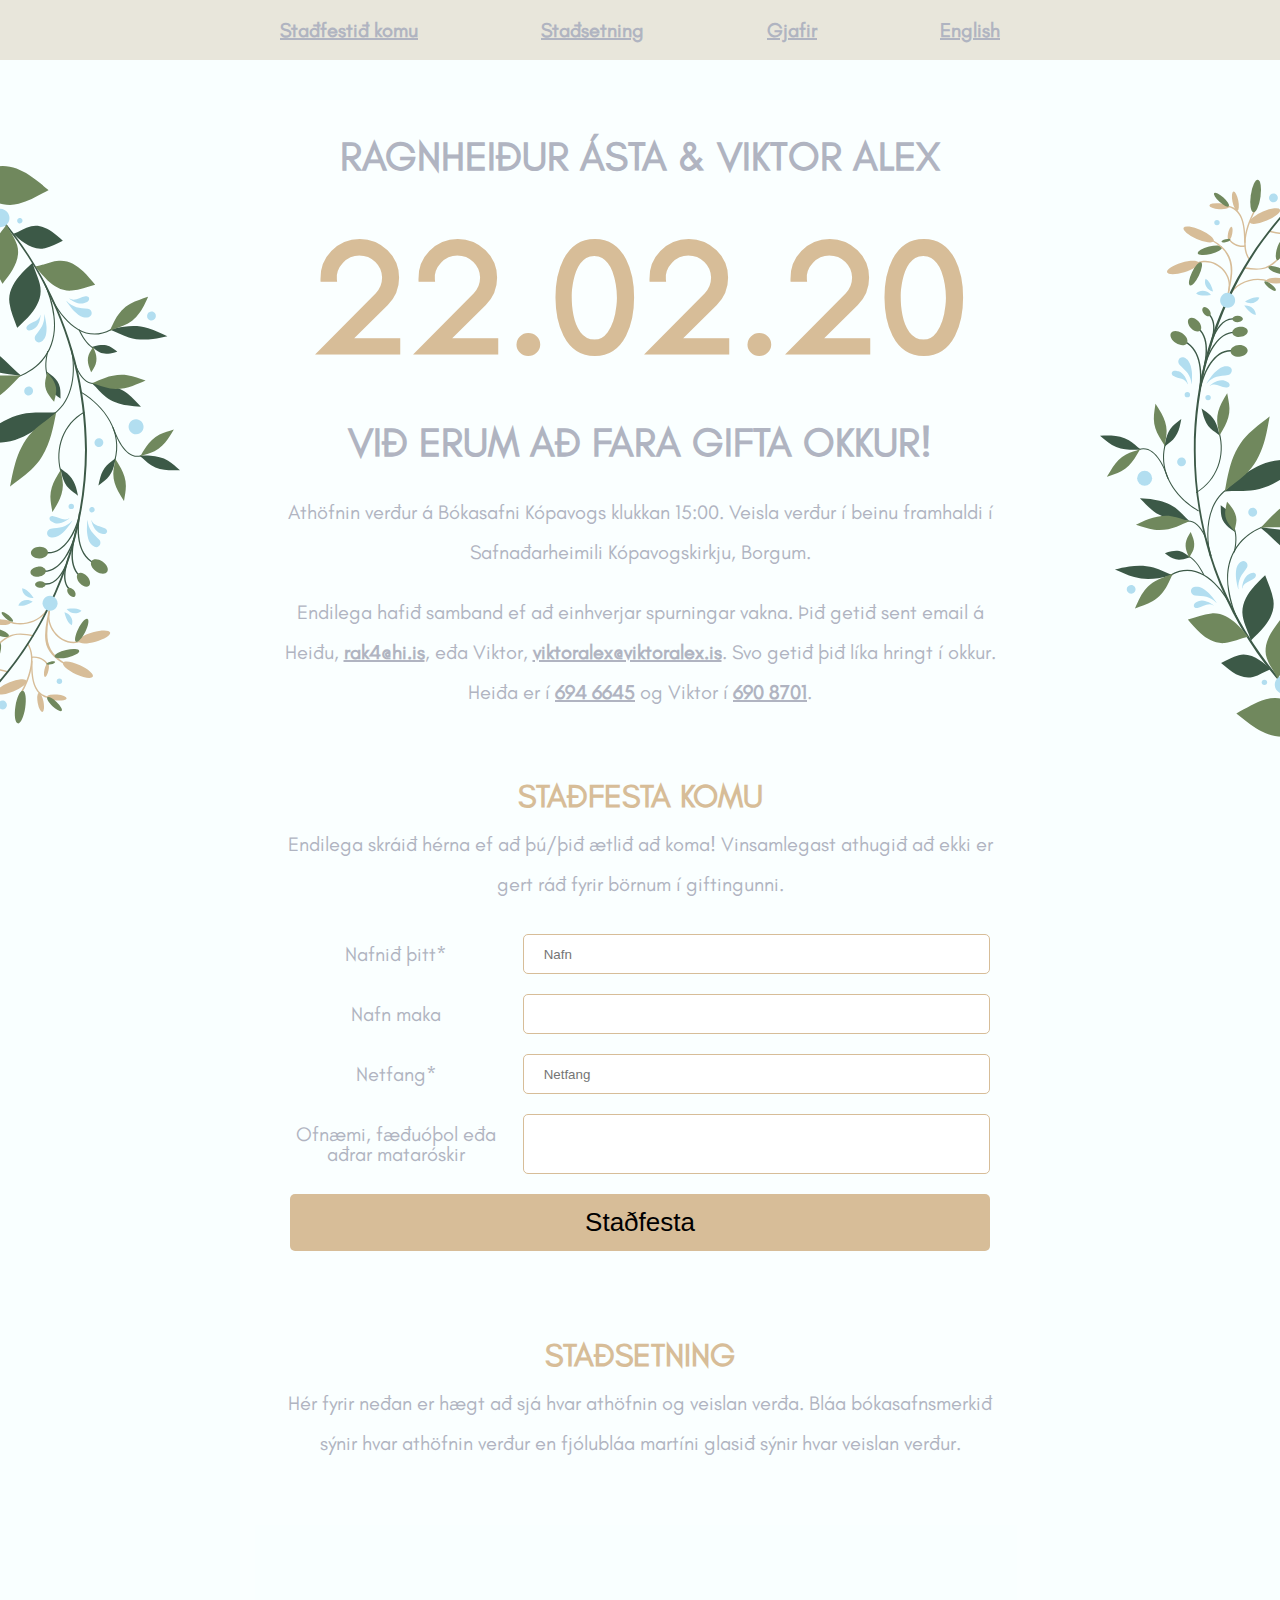
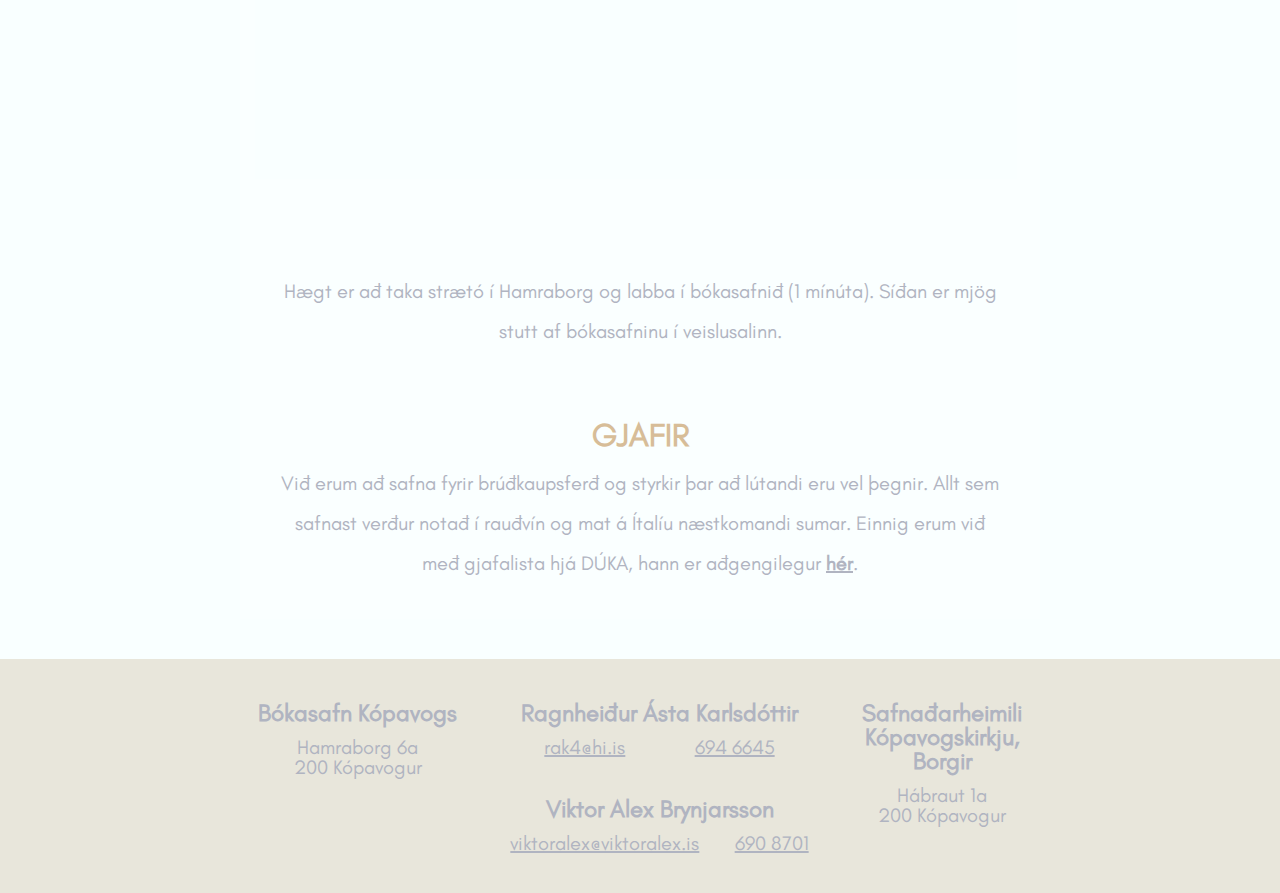
<file: index.html>
<!doctype html>

<html lang="en">
<head>
  <meta charset="utf-8">

  <title>Við erum að fara gifta okkur!</title>
  <meta name="description" content="Við erum að fara gifta okkur!">
  <meta name="author" content="Ragnheiður Ásta & Viktor Alex">

  <link rel="stylesheet" href="/css/styles.css?v=1.0">

  <!-- For IE 9 and below. ICO should be 32x32 pixels in size -->
  <!--[if IE]><link rel="shortcut icon" href="favicon.ico"><![endif]-->

  <!-- Touch Icons - iOS and Android 2.1+ 180x180 pixels in size. -->
  <link rel="apple-touch-icon-precomposed" href="apple-touch-icon.png">

  <!-- Firefox, Chrome, Safari, IE 11+ and Opera. 196x196 pixels in size. -->
  <link rel="icon" href="android-chrome-192x192.png">

</head>

<body>

  <nav>
    <div class="content">
      <ul>
        <li>
          <a href="#rsvp">Staðfestið komu</a>
        </li>
        <li>
          <a href="#location">Staðsetning</a>
        </li>
        <li>
          <a href="#gifts">Gjafir</a>
        </li>
        <li>
          <a href="/en.html">English</a>
        </li>
      </ul>
    </div>
  </nav>

  <div class="wrapper">
    <section class="content">
      <article>
        <h2>Ragnheiður Ásta & Viktor Alex</h2>

        <h1>
          22.02.20
        </h1>

        <h2>Við erum að fara gifta okkur!</h2>

        <p>Athöfnin verður á Bókasafni Kópavogs klukkan 15:00. Veisla verður í beinu framhaldi í Safnaðarheimili Kópavogskirkju, Borgum.</p>
        <p class="emphasis">Endilega hafið samband ef að einhverjar spurningar vakna. Þið getið sent email á 
          Heiðu, <a href="mailto:rak4@hi.is">rak4@hi.is</a>, eða Viktor, 
          <a href="mailto:viktoralex@viktoralex.is">viktoralex@viktoralex.is</a>. Svo getið þið líka hringt í okkur. 
          Heiða er í <a href="tel:+3546946645">694 6645</a> og Viktor í <a href="tel:+3546908701">690 8701</a>.</p>
      </article>

      <article id="rsvp">
        <h3>Staðfesta komu</h3>
        <div class="form-wrapper">
          <p>Endilega skráið hérna ef að þú/þið ætlið að koma! Vinsamlegast athugið að ekki er gert ráð fyrir börnum í giftingunni.</p>
          <form id="rsvp-form">
            <div class="nafn">
              <div class="input">
                <label>Nafnið þitt*</label>
                <input type="text" name="nafn" placeholder="Nafn">
              </div>
              <p class="error-prompt">Þú verður að segja okkur hvað þú heitir!</p>
            </div>
            <div class="maki">
              <div class="input">
                <label>Nafn maka</label>
                <input type="text" name="maki" placeholder="">
              </div>
            </div>
            <div class="netfang">
              <div class="input">
                <label>Netfang*</label>
                <input type="text" name="netfang" placeholder="Netfang">
              </div>
              <p class="error-prompt">Við viljum alveg endilega vera í bandi!</p>
            </div>
            <div class="oskir">
              <div class="input">
                <label>Ofnæmi, fæðuóþol eða aðrar mataróskir</label>
                <input type="text" name="oskir" placeholder="">
              </div>
            </div>
            <div class="input">
              <button type="submit">Staðfesta</button>
            </div>
          </form>
          <div class="status please-wait hidden">
            <h3>Vinsamlegast bíðið</h3>
          </div>
          <div class="status thank-you hidden">
            <h2>Takk fyrir!</h1>
            <h3>Hlökkum til að sjá þig/ykkur!</h3>
          </div>
          <div class="status error hidden">
            <h3>Eitthvað fór úrskeiðis.</h3>
            <h3>Endilega reynið aftur síðar.</h3>
          </div>
        </div>
      </article>

      <article id="location">
        <h3>Staðsetning</h3>
        <p>Hér fyrir neðan er hægt að sjá hvar athöfnin og veislan verða. Bláa bókasafnsmerkið sýnir hvar athöfnin verður en fjólubláa martíni glasið sýnir hvar veislan verður.</p>
        <div class="frame-wrapper">
          <iframe src="https://www.google.com/maps/d/u/1/embed?mid=1T4xvJVKOIT_INYEm85RnpiLPDu_We_Z3" width="640" height="480"></iframe>
        </div>
        <p>Hægt er að taka strætó í Hamraborg og labba í bókasafnið (1 mínúta). Síðan er mjög stutt af bókasafninu í veislusalinn.</p>
      </article>

      <article id="gifts">
        <h3>Gjafir</h3>
        <p>Við erum að safna fyrir brúðkaupsferð og styrkir þar að lútandi eru vel þegnir. Allt sem safnast verður notað í rauðvín og mat á Ítalíu næstkomandi sumar. Einnig erum við með gjafalista hjá DÚKA, hann er aðgengilegur <a href="https://duka.is/giftlist/view/55/">hér</a>.</p>
      </article>
    </section>
  </div>

  <footer>
    <div class="content">
      <div class="footer-address">
        <div class="address-card">
          <div class="name">Bókasafn Kópavogs</div>
          <div class="Address">
            <p>Hamraborg 6a</p>
            <p>200 Kópavogur</p>
          </div>
        </div>
      </div>
      <div class="footer-contact">
        <div class="contact-card">
          <div class="name">Ragnheiður Ásta Karlsdóttir</div>
          <div class="info">
            <div><a href="mailto:rak4@hi.is">rak4@hi.is</a></div>
            <div><a href="tel:+3546946645">694 6645</a></div>
          </div>
        </div>
        <div class="contact-card">
          <div class="name">Viktor Alex Brynjarsson</div>
          <div class="info">
            <div><a href="mailto:viktoralex@viktoralex.is">viktoralex@viktoralex.is</a></div>
            <div><a href="tel:+3546908701">690 8701</a></div>
          </div>
        </div>
      </div>
      <div class="footer-address">
        <div class="address-card">
          <div class="name">Safnaðarheimili<br>Kópavogskirkju,<br>Borgir</div>
          <div class="Address">
            <p>Hábraut 1a</p>
            <p>200 Kópavogur</p>
          </div>
        </div>
      </div>
    </div>
  </footer>

  <div id="lauf-left" class="lauf"></div>
  <div id="lauf-right" class="lauf"></div>

  <script src="https://code.jquery.com/jquery-2.2.4.min.js"></script>
  <script src="/js/scripts.js"></script>
</body>

</html>
</file>
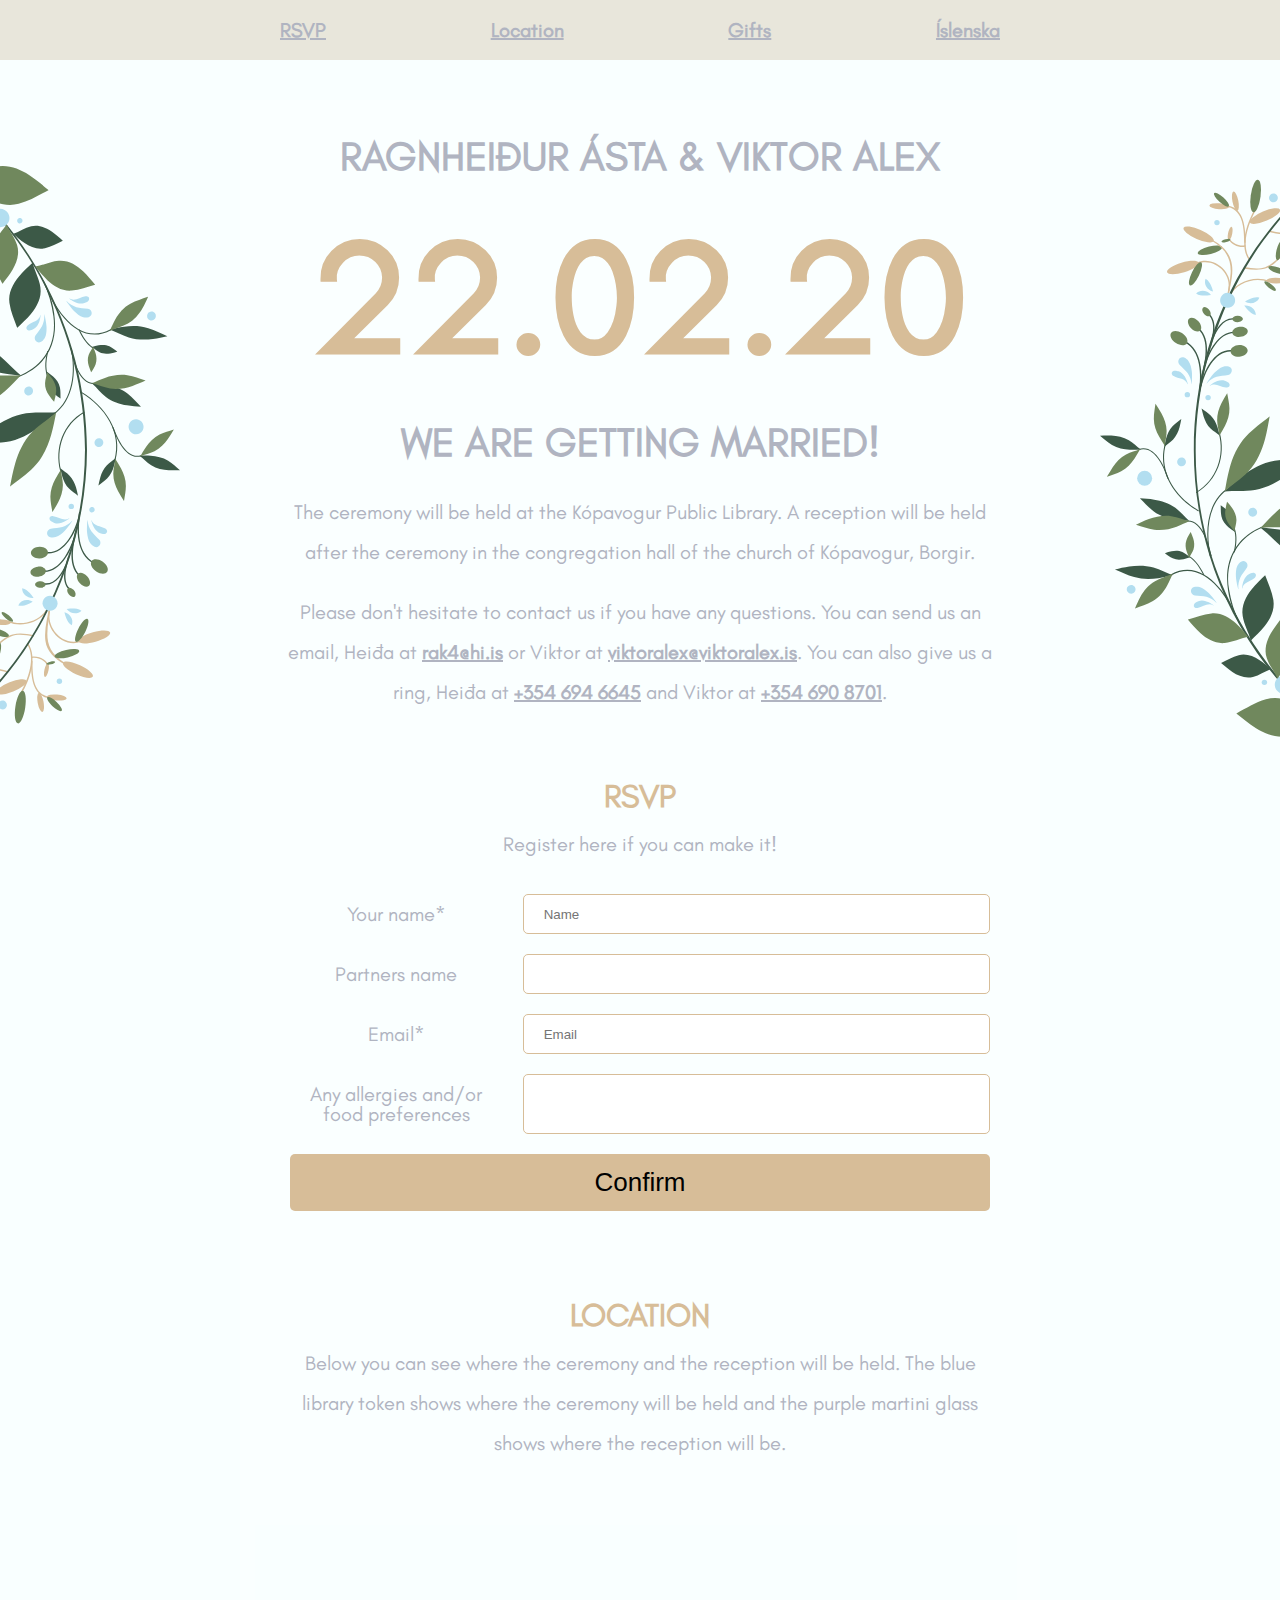
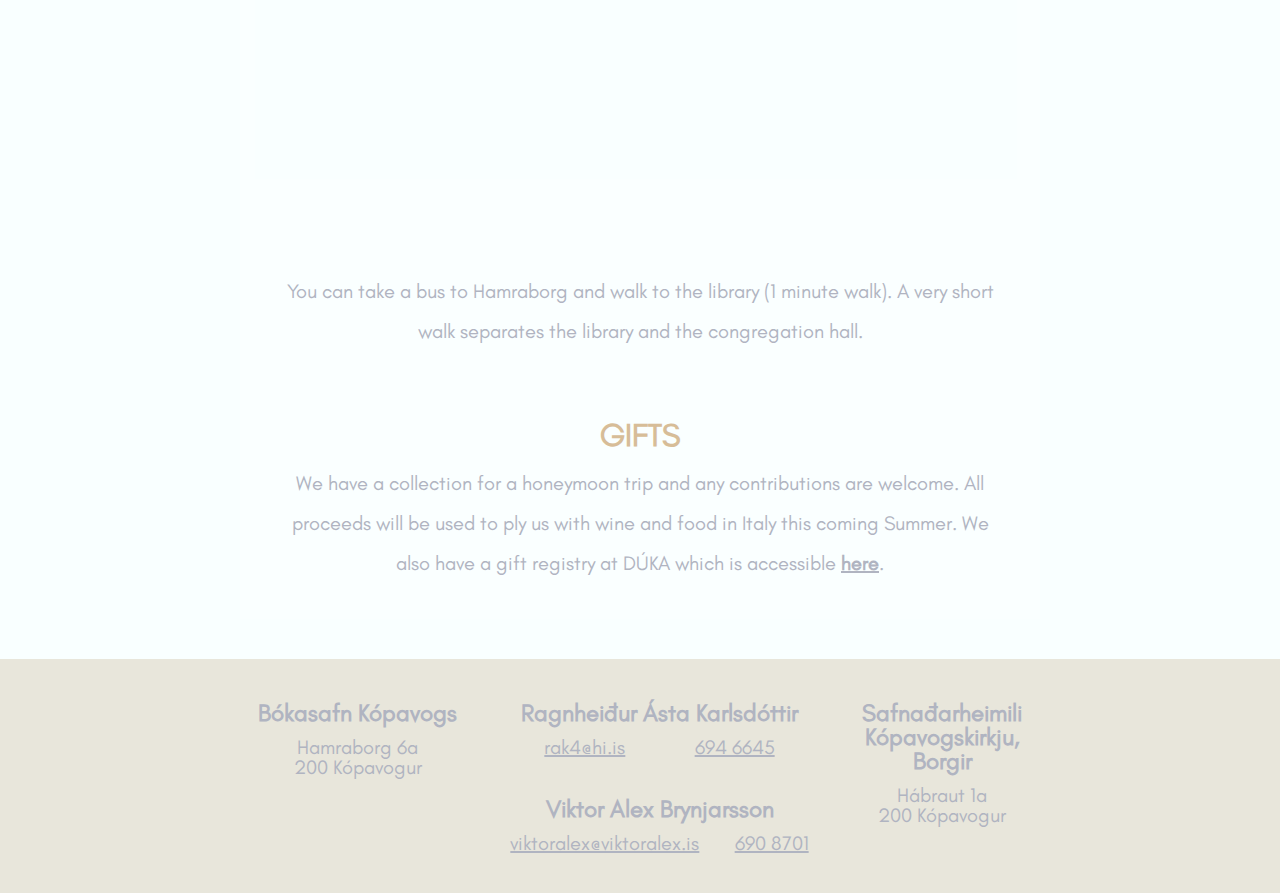
<file: en.html>
<!doctype html>

<html lang="en">
<head>
  <meta charset="utf-8">

  <title>We are getting married!</title>
  <meta name="description" content="We are getting married!">
  <meta name="author" content="Ragnheiður Ásta & Viktor Alex">

  <link rel="stylesheet" href="/css/styles.css?v=1.0">

  <!-- For IE 9 and below. ICO should be 32x32 pixels in size -->
  <!--[if IE]><link rel="shortcut icon" href="favicon.ico"><![endif]-->

  <!-- Touch Icons - iOS and Android 2.1+ 180x180 pixels in size. -->
  <link rel="apple-touch-icon-precomposed" href="apple-touch-icon.png">

  <!-- Firefox, Chrome, Safari, IE 11+ and Opera. 196x196 pixels in size. -->
  <link rel="icon" href="android-chrome-192x192.png">

</head>

<body>

  <nav>
    <div class="content">
      <ul>
        <li>
          <a href="#rsvp">RSVP</a>
        </li>
        <li>
          <a href="#location">Location</a>
        </li>
        <li>
          <a href="#gifts">Gifts</a>
        </li>
        <li>
          <a href="/index.html">Íslenska</a>
        </li>
      </ul>
    </div>
  </nav>

  <div class="wrapper">
    <section class="content">
      <article>
        <h2>Ragnheiður Ásta & Viktor Alex</h2>

        <h1>
          22.02.20
        </h1>

        <h2>We are getting married!</h2>

        <p>The ceremony will be held at the Kópavogur Public Library. A reception will be held after the ceremony in the congregation hall of the church of Kópavogur, Borgir.
        <p class="emphasis">Please don't hesitate to contact us if you have any questions. You can send us an email, Heiða at <a href="mailto:rak4@hi.is">rak4@hi.is</a> or Viktor at <a href="mailto:viktoralex@viktoralex.is">viktoralex@viktoralex.is</a>. You can also give us a ring, Heiða at <a href="tel:+3546946645">+354 694 6645</a> and Viktor at <a href="tel:+3546908701">+354 690 8701</a>.</p>
      </article>

      <article id="rsvp">
        <h3>RSVP</h3>
        <div class="form-wrapper">
          <p>Register here if you can make it!</p>
          <form id="rsvp-form">
            <div class="nafn">
              <div class="input">
                <label>Your name*</label>
                <input type="text" name="nafn" placeholder="Name">
              </div>
              <p class="error-prompt">Please tell us your name.</p>
            </div>
            <div class="maki">
              <div class="input">
                <label>Partners name</label>
                <input type="text" name="maki" placeholder="">
              </div>
            </div>
            <div class="netfang">
              <div class="input">
                <label>Email*</label>
                <input type="text" name="netfang" placeholder="Email">
              </div>
              <p class="error-prompt">We want to keep in touch!</p>
            </div>
            <div class="oskir">
              <div class="input">
                <label>Any allergies and/or food preferences</label>
                <input type="text" name="oskir" placeholder="">
              </div>
            </div>
            <div class="input">
              <button type="submit">Confirm</button>
            </div>
          </form>
          <div class="status please-wait hidden">
            <h3>Please wait</h3>
          </div>
          <div class="status thank-you hidden">
            <h2>Thank you!</h2>
            <h3>We look forward to seeing you!</h3>
          </div>
          <div class="status error hidden">
            <h3>Something went wrong.</h3>
            <h3>Please try again later.</h3>
          </div>
        </div>
      </article>

      <article id="location">
        <h3>Location</h3>
        <p>Below you can see where the ceremony and the reception will be held. The blue library token shows where the ceremony will be held and the purple martini glass shows where the reception will be.
        <div class="frame-wrapper">
          <iframe src="https://www.google.com/maps/d/u/1/embed?mid=1T4xvJVKOIT_INYEm85RnpiLPDu_We_Z3" width="640" height="480"></iframe>
        </div>
        <p>You can take a bus to Hamraborg and walk to the library (1 minute walk). A very short walk separates the library and the congregation hall.</p>
      </article>

      <article id="gifts">
        <h3>Gifts</h3>
        <p>We have a collection for a honeymoon trip and any contributions are welcome. All proceeds will be used to ply us with wine and food in Italy this coming Summer. We also have a gift registry at DÚKA which is accessible <a href="https://duka.is/giftlist/view/55/">here</a>.</p>
      </article>
    </section>
  </div>

  <footer>
    <div class="content">
      <div class="footer-address">
        <div class="address-card">
          <div class="name">Bókasafn Kópavogs</div>
          <div class="Address">
            <p>Hamraborg 6a</p>
            <p>200 Kópavogur</p>
          </div>
        </div>
      </div>
      <div class="footer-contact">
        <div class="contact-card">
          <div class="name">Ragnheiður Ásta Karlsdóttir</div>
          <div class="info">
            <div><a href="mailto:rak4@hi.is">rak4@hi.is</a></div>
            <div><a href="tel:+3546946645">694 6645</a></div>
          </div>
        </div>
        <div class="contact-card">
          <div class="name">Viktor Alex Brynjarsson</div>
          <div class="info">
            <div><a href="mailto:viktoralex@viktoralex.is">viktoralex@viktoralex.is</a></div>
            <div><a href="tel:+3546908701">690 8701</a></div>
          </div>
        </div>
      </div>
      <div class="footer-address">
        <div class="address-card">
          <div class="name">Safnaðarheimili<br>Kópavogskirkju,<br>Borgir</div>
          <div class="Address">
            <p>Hábraut 1a</p>
            <p>200 Kópavogur</p>
          </div>
        </div>
      </div>
    </div>
  </footer>

  <div id="lauf-left" class="lauf"></div>
  <div id="lauf-right" class="lauf"></div>

  <script src="https://code.jquery.com/jquery-2.2.4.min.js"></script>
  <script src="/js/scripts.js"></script>
</body>

</html>
</file>
<file: css/styles.css>
@font-face {
  font-family: GlacialIndifference;
  src: url('/fonts/GlacialIndifference-Regular.otf') format('opentype');
}

/* http://meyerweb.com/eric/tools/css/reset/ 
   v2.0 | 20110126
   License: none (public domain)
*/

html, body, div, span, applet, object, iframe,
h1, h2, h3, h4, h5, h6, p, blockquote, pre,
a, abbr, acronym, address, big, cite, code,
del, dfn, em, img, ins, kbd, q, s, samp,
small, strike, strong, sub, sup, tt, var,
b, u, i, center,
dl, dt, dd, ol, ul, li,
fieldset, form, label, legend,
table, caption, tbody, tfoot, thead, tr, th, td,
article, aside, canvas, details, embed, 
figure, figcaption, footer, header, hgroup, 
menu, nav, output, ruby, section, summary,
time, mark, audio, video {
	margin: 0;
	padding: 0;
	border: 0;
	font-size: 100%;
	font: inherit;
	vertical-align: baseline;
}
/* HTML5 display-role reset for older browsers */
article, aside, details, figcaption, figure, 
footer, header, hgroup, menu, nav, section {
	display: block;
}
body {
	line-height: 1;
}
ol, ul {
	list-style: none;
}
blockquote, q {
	quotes: none;
}
blockquote:before, blockquote:after,
q:before, q:after {
	content: '';
	content: none;
}
table {
	border-collapse: collapse;
	border-spacing: 0;
}

html {
  font-size: 20px;
}

body {
    background-color: #f9ffff;
    margin: 0;
    font-family: GlacialIndifference, Futura;
    color: #b0b4c1;
    text-align: center;
}

h1, h2, h3 {
  font-weight: bold;
  text-transform: uppercase;
}

h1 {
  color: #d7bd98;
  font-size: 8rem;
  margin: 2rem 0 2.3rem 0;
}

h2 {
  font-size: 2rem;
  margin: 1rem 0 1.5rem 0;
}

h3 {
  color: #d7bd98;
  font-size: 1.6rem;
  margin: 0.8rem 0 0.6rem 0;
}

p {
  line-height: 2;
  margin-bottom: 1rem;
}

a {
  color: #b0b4c1;
  font-weight: 800;
}

nav , footer {
  background: #e8e6db;
  position: relative;
  z-index: 10;
}

nav ul {
  padding: 0 2rem;
}

nav ul {
  display: flex;
  flex-direction: row;
  justify-content: space-between;
}

nav ul li {
  padding: 1rem 0;

}

.content {
  max-width: 800px;
  margin: 0 auto;
}

.wrapper {
  display: flex;
  flex-flow: column;
  align-items: center;
}

.wrapper .content {
  background-color: rgba(249, 255, 255, 0.9);
  margin: 2rem 1.5rem;
  z-index: 10;
}

.content > article {
  padding: 0.8rem 2rem;
}

.form-wrapper {
  position: relative;
}

/*.form-wrapper > .thank-you {
  position: absolute;
  top: 0;
  right: 0;
  bottom: 0;
  left: 0;
  background: rgba(249, 255, 255, 0.8);

  display: flex;
  flex-direction: column;
  justify-content: center;
}*/

.form-wrapper > .status {
  position: absolute;
  top: 0;
  right: 0;
  bottom: 0;
  left: 0;
  background: rgba(249, 255, 255, 0.8);

  display: flex;
  flex-direction: column;
  justify-content: center;
}

form {
  margin-bottom: 1.5rem;
}

form .input {
  display: flex;
  justify-content: flex-end;
  padding: .5rem;
}

form .input > * { flex-grow: 1; }

form .input > label {
  padding: .5em 1em .5em 0;
  flex: 1;
}

form .input > input {
  flex: 2;
  background: #ffffff;
  color: #696d79;
  border: 1px solid #d7bd98;
  border-radius: 5px;
  padding: .5rem 1rem .5rem 1rem;
}

form > div > button {
  background: #d7bd98;
  font-size: 1.3rem;
  border: 0;
  border-radius: 5px;
  padding: .5em 0;
}

form > div > button:disabled {
  background: rgba(215, 189, 152, 0.4);
}

.error {
  color: #d48181;
}

.error-prompt {
  display: none;
}

.error .error-prompt {
  display: block;
}

.error .input input {
  border: 1px solid #ab2e2e;
}

.frame-wrapper {
  position: relative;
  padding-bottom: 56.25%; /* 16:9 */
  padding-top: 25px;
  height: 0;
  overflow: hidden;
  margin-bottom: -42px;
}

.frame-wrapper iframe {
  position: absolute;
  top: -50px;
  left: 0;
  width: 100%;
  height: 100%;
}

.emphasis {
  /*color: #70885d;*/
  /*font-style: italic;*/
}

footer {
  padding-top: 1.5rem;
}

footer .content {
  display: flex;
  flex-direction: row;
}

footer .footer-contact {
  flex-grow: 3;
}

footer .footer-address {
  flex-grow: 1;
}

.contact-card {
  margin-bottom: 2rem;
}

.contact-card a {
  font-weight: 400;
}

.address-card .name,
.contact-card .name {
  font-size: 1.2rem;
  font-weight: 800;
  margin: 0.6rem 0.2rem;
}

.contact-card .info {
  display: flex;
  flex-direction: row;
  justify-content: space-evenly;
}

.address-card p {
  margin-bottom: 0;
  line-height: 1;
}

.lauf {
  background-image: url('/img/lauf.svg');
  background-repeat: no-repeat;
  background-size: 100vh;
  background-position: center;
  height: 100vh;
  width: 100vh;
  position: fixed;
  top: 0;
  z-index: 1;
}

#lauf-left.lauf {
  left: -80vh;
}
#lauf-right.lauf {
  right: -80vh;
}

.wrapper .hidden {
  display: none;
}
</file>
